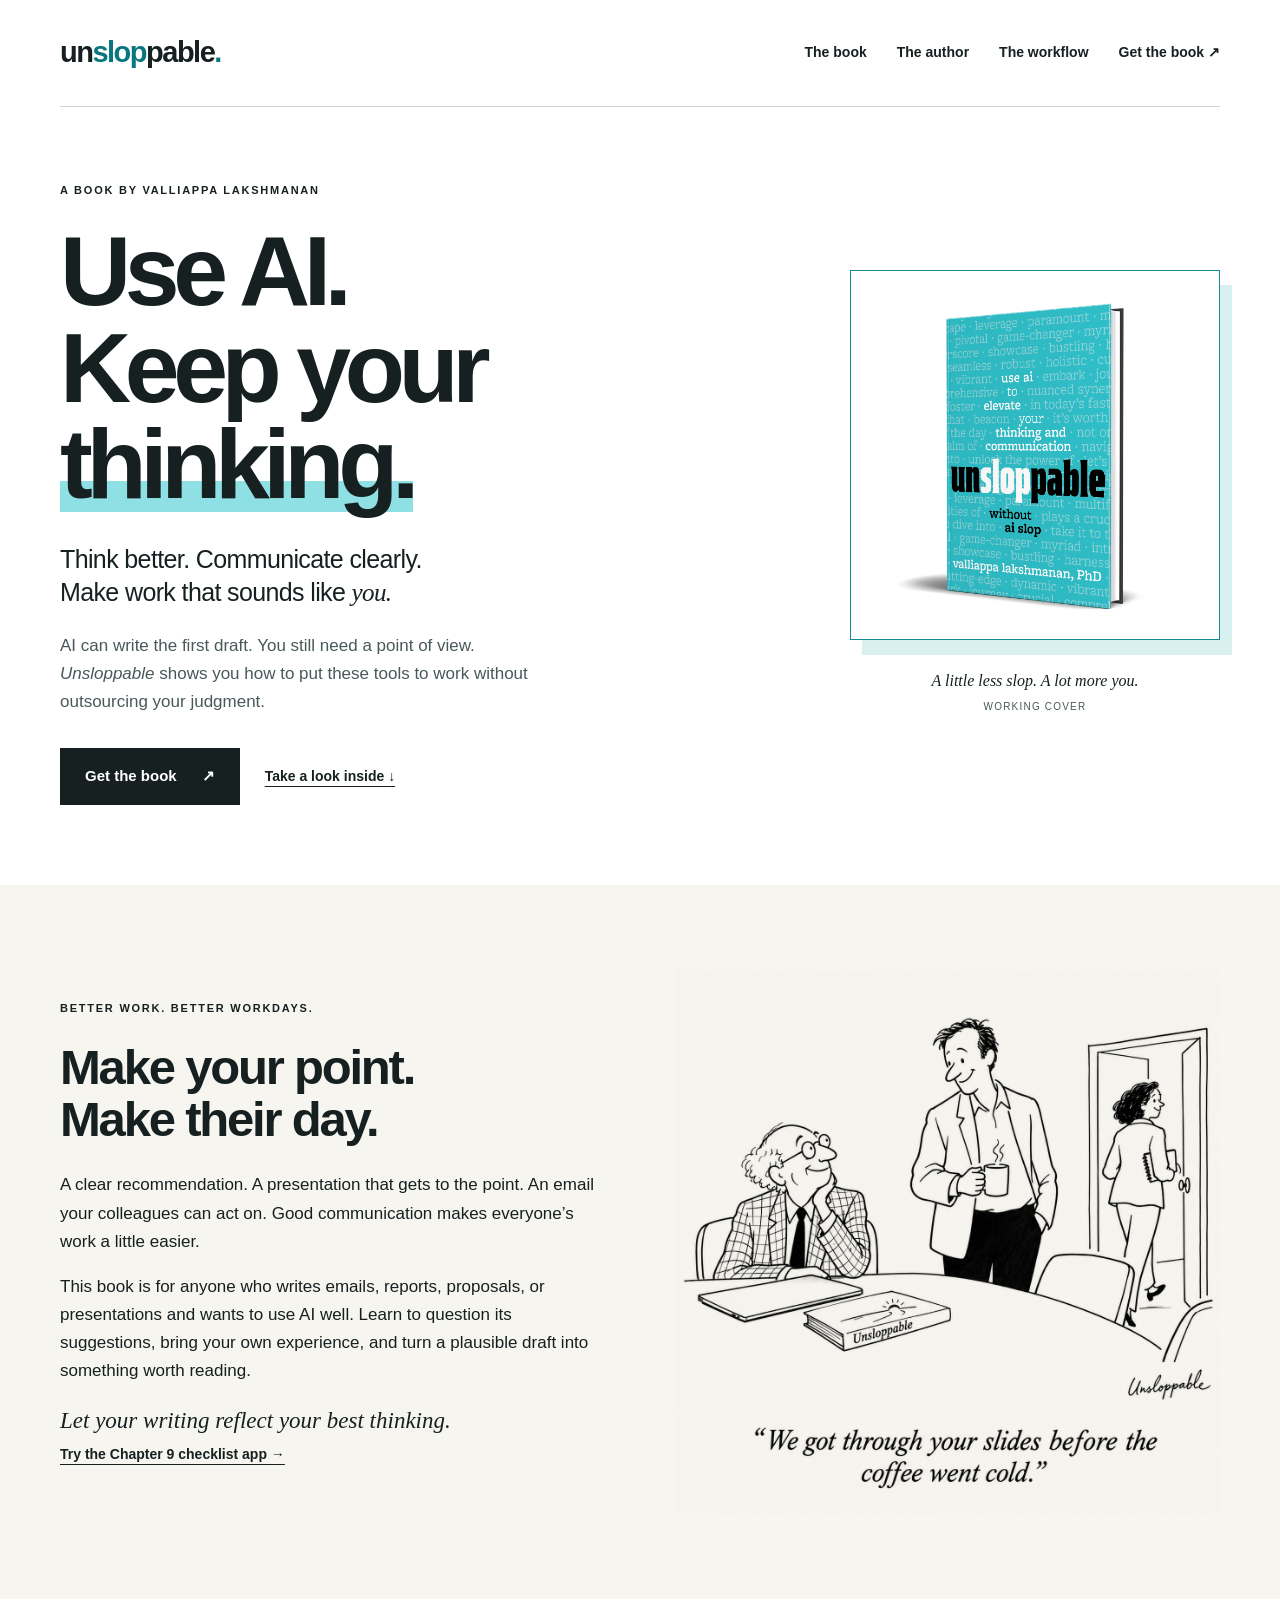
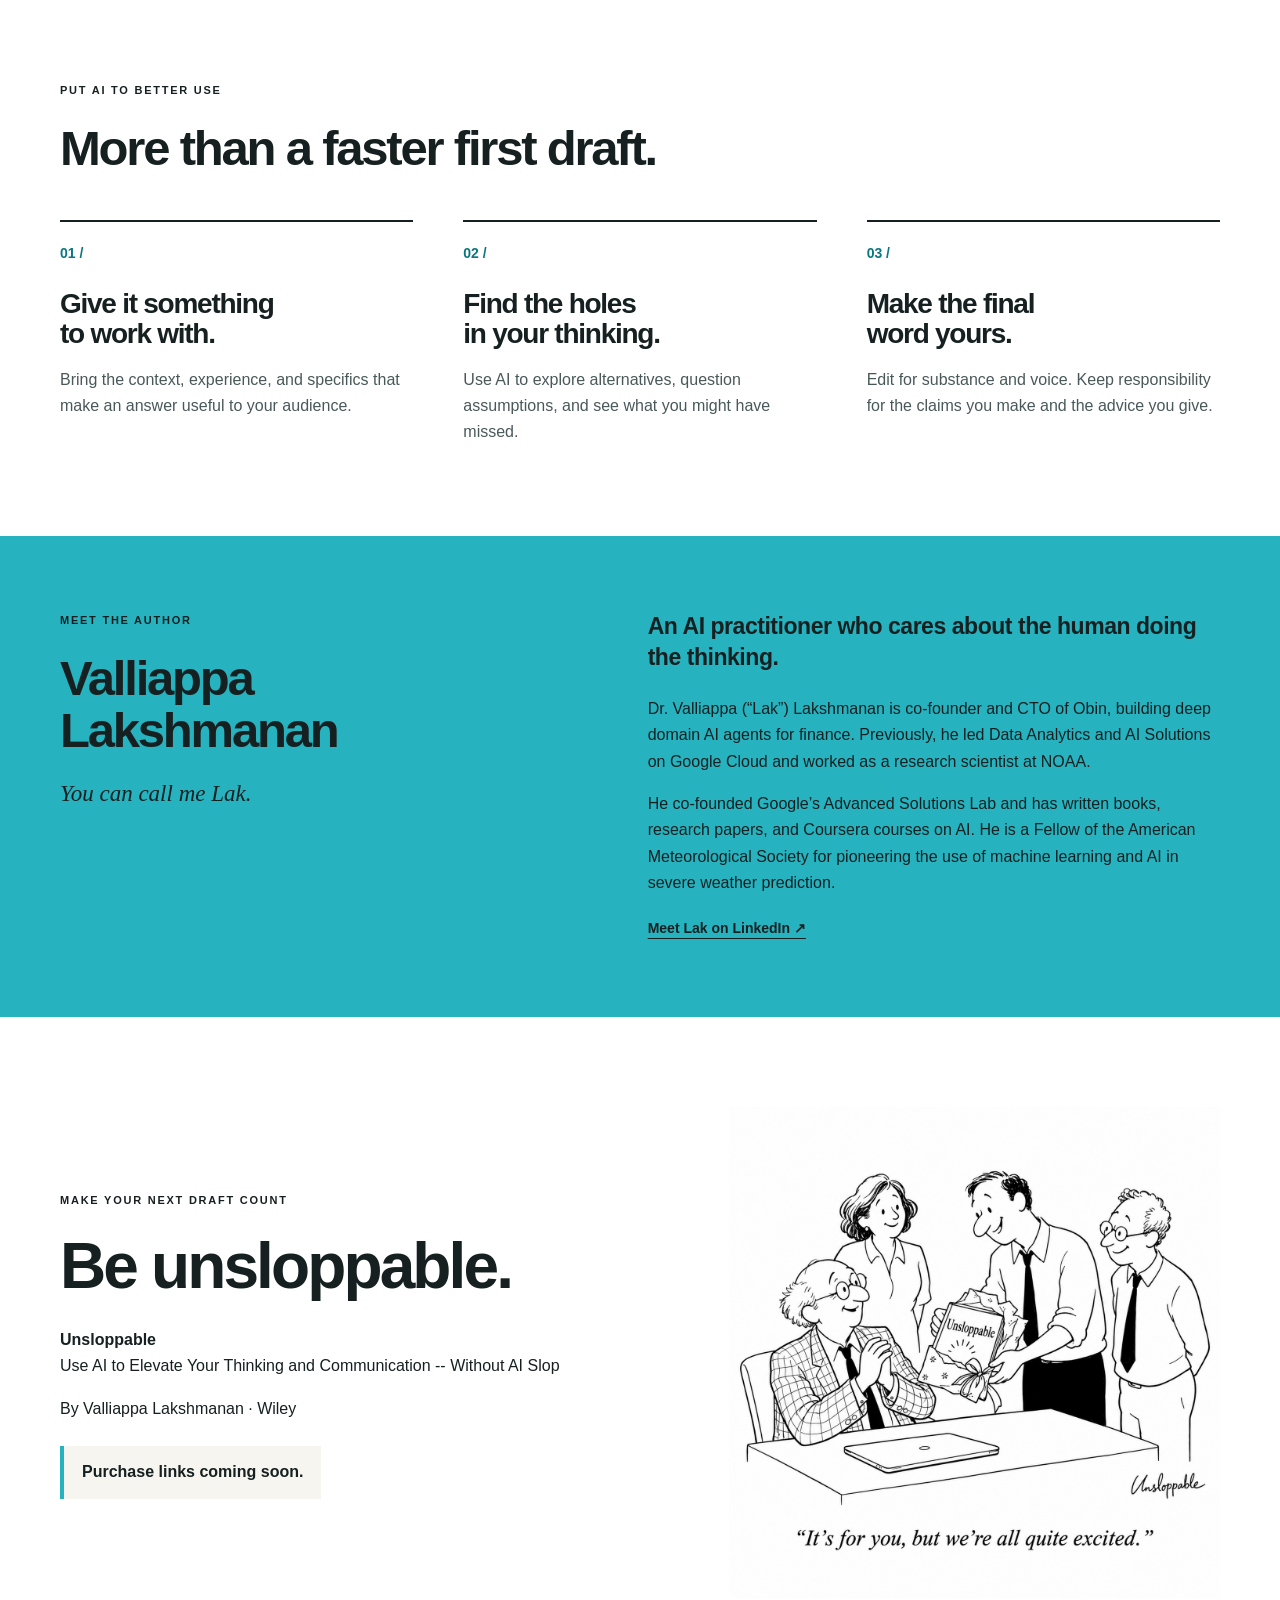
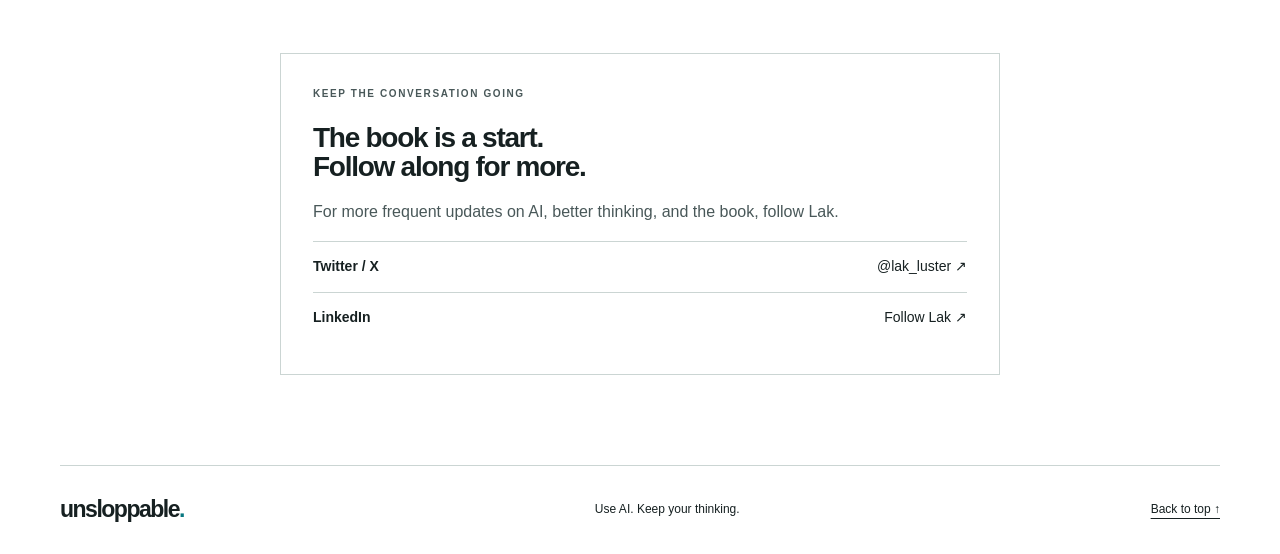
<file: docs/index.html>
<!doctype html>
<html lang="en">
<head>
  <meta charset="utf-8">
  <meta name="viewport" content="width=device-width, initial-scale=1">
  <title>Unsloppable — Use AI. Keep your thinking.</title>
  <meta name="description" content="Use AI to think better and communicate clearly, without AI slop. Unsloppable, a book by Valliappa (Lak) Lakshmanan.">
  <link rel="canonical" href="https://unsloppable-book.com/">
  <meta property="og:type" content="website">
  <meta property="og:title" content="Unsloppable — Use AI. Keep your thinking.">
  <meta property="og:description" content="A practical guide to making AI-assisted work reflect your best thinking. By Valliappa (Lak) Lakshmanan.">
  <meta property="og:url" content="https://unsloppable-book.com/">
  <meta property="og:image" content="https://unsloppable-book.com/assets/book-cover.png">
  <meta name="twitter:card" content="summary_large_image">
  <meta name="twitter:creator" content="@lak_luster">
  <meta name="theme-color" content="#26b3bf">
  <link rel="icon" href="assets/favicon.svg" type="image/svg+xml">
  <link rel="stylesheet" href="styles.css">
</head>
<body>
<a class="skip-link" href="#main">Skip to content</a>
<header class="wrap masthead">
  <a class="wordmark" href="#" aria-label="Unsloppable home">un<span>slop</span>pable<span class="dot">.</span></a>
  <nav aria-label="Main navigation"><a href="#inside">The book</a><a href="#author">The author</a><a href="workflow/">The workflow</a><a href="#get-book">Get the book <span aria-hidden="true">↗</span></a></nav>
</header>
<main id="main">
  <section class="wrap hero" aria-labelledby="hero-title">
    <div class="hero-copy">
      <p class="eyebrow">A book by Valliappa Lakshmanan</p>
      <h1 id="hero-title">Use AI.<br>Keep your<br><span class="highlight">thinking.</span></h1>
      <p class="dek">Think better. Communicate clearly.<br>Make work that sounds like <em>you.</em></p>
      <p class="intro">AI can write the first draft. You still need a point of view. <cite>Unsloppable</cite> shows you how to put these tools to work without outsourcing your judgment.</p>
      <div class="actions"><a class="button" href="#get-book">Get the book <span aria-hidden="true">↗</span></a><a class="text-link" href="#inside">Take a look inside <span aria-hidden="true">↓</span></a></div>
    </div>
    <figure class="cover"><img src="assets/book-cover.png" width="1068" height="1473" alt="Working cover of Unsloppable by Valliappa Lakshmanan: use AI to think better and communicate clearly without AI slop."><figcaption>A little less slop. A lot more you.<span>Working cover</span></figcaption></figure>
  </section>
  <section class="paper" id="inside" aria-labelledby="inside-title">
    <div class="wrap story">
      <div><p class="eyebrow">Better work. Better workdays.</p><h2 id="inside-title">Make your point.<br>Make their day.</h2>
      <p>A clear recommendation. A presentation that gets to the point. An email your colleagues can act on. Good communication makes everyone’s work a little easier.</p>
      <p>This book is for anyone who writes emails, reports, proposals, or presentations and wants to use AI well. Learn to question its suggestions, bring your own experience, and turn a plausible draft into something worth reading.</p>
      <p class="pull-line">Let your writing reflect your best thinking.</p><p><a class="text-link" href="workflow/">Try the Chapter 9 checklist app →</a></p></div>
      <figure class="cartoon"><img src="assets/website-cartoon1.png" width="1024" height="1024" loading="lazy" alt="After an office meeting, a colleague holds a still-steaming coffee beside a presenter and his copy of Unsloppable. Caption: We got through your slides before the coffee went cold."></figure>
    </div>
  </section>
  <section class="wrap learn" aria-labelledby="learn-title">
    <p class="eyebrow">Put AI to better use</p><h2 id="learn-title">More than a faster first draft.</h2>
    <div class="lessons">
      <article><span class="number">01 /</span><h3>Give it something <br>to work with.</h3><p>Bring the context, experience, and specifics that make an answer useful to your audience.</p></article>
      <article><span class="number">02 /</span><h3>Find the holes <br>in your thinking.</h3><p>Use AI to explore alternatives, question assumptions, and see what you might have missed.</p></article>
      <article><span class="number">03 /</span><h3>Make the final <br>word yours.</h3><p>Edit for substance and voice. Keep responsibility for the claims you make and the advice you give.</p></article>
    </div>
  </section>
  <section class="author-band" id="author" aria-labelledby="author-title"><div class="wrap author">
    <div><p class="eyebrow">Meet the author</p><h2 id="author-title">Valliappa<br>Lakshmanan<span class="nickname">You can call me Lak.</span></h2></div>
    <div><p class="bio-lead">An AI practitioner who cares about the human doing the thinking.</p><p>Dr. Valliappa (“Lak”) Lakshmanan is co-founder and CTO of Obin, building deep domain AI agents for finance. Previously, he led Data Analytics and AI Solutions on Google Cloud and worked as a research scientist at NOAA.</p><p>He co-founded Google’s Advanced Solutions Lab and has written books, research papers, and Coursera courses on AI. He is a Fellow of the American Meteorological Society for pioneering the use of machine learning and AI in severe weather prediction.</p><a class="text-link" href="https://www.linkedin.com/in/valliappalakshmanan/">Meet Lak on LinkedIn <span aria-hidden="true">↗</span></a></div>
  </div></section>
  <section class="wrap closing" id="get-book" aria-labelledby="buy-title">
    <div class="buy"><p class="eyebrow">Make your next draft count</p><h2 id="buy-title">Be unsloppable.</h2><p><strong>Unsloppable</strong><br>Use AI to Elevate Your Thinking and Communication -- Without AI Slop</p><p>By Valliappa Lakshmanan · Wiley</p>
    <!-- PURCHASE LINKS: replace the status below with real retailer links when available.
    Example: <a class="button" href="VERIFIED_RETAILER_URL">Buy at RETAILER ↗</a>
    -->
    <p class="availability">Purchase links coming soon.</p></div>
    <figure class="cartoon gift-cartoon"><img src="assets/website-cartoon2.png" width="1024" height="1024" loading="lazy" alt="Colleagues give a pleasantly surprised coworker a partly gift-wrapped copy of Unsloppable. Caption: It’s for you, but we’re all quite excited."></figure>
    <aside class="follow" aria-labelledby="follow-title"><p class="eyebrow">Keep the conversation going</p><h3 id="follow-title">The book is a start.<br>Follow along for more.</h3><p>For more frequent updates on AI, better thinking, and the book, follow Lak.</p><a href="https://twitter.com/lak_luster">Twitter / X <span>@lak_luster ↗</span></a><a href="https://www.linkedin.com/in/valliappalakshmanan/">LinkedIn <span>Follow Lak ↗</span></a></aside>
  </section>
</main>
<footer class="wrap"><a class="wordmark" href="#">unsloppable<span class="dot">.</span></a><p>Use AI. Keep your thinking.</p><a href="#main">Back to top ↑</a></footer>
</body>
</html>
</file>
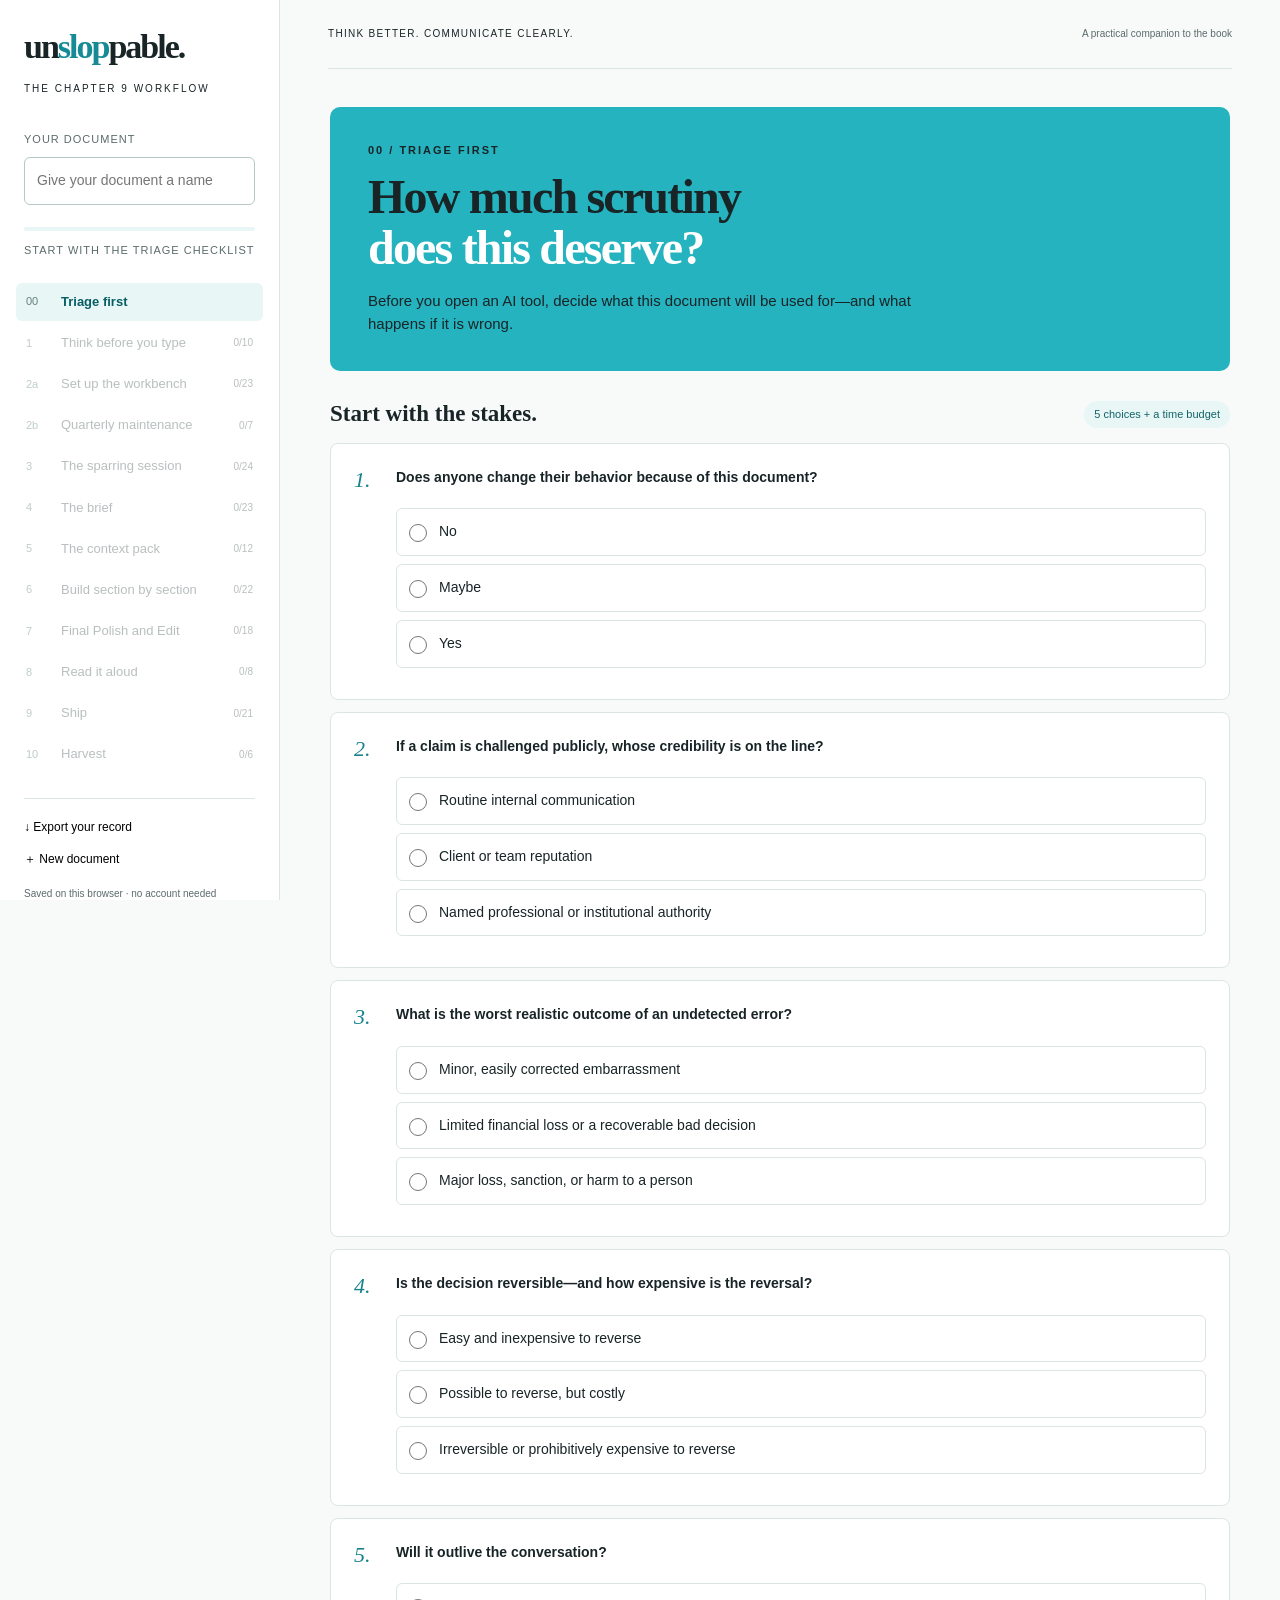
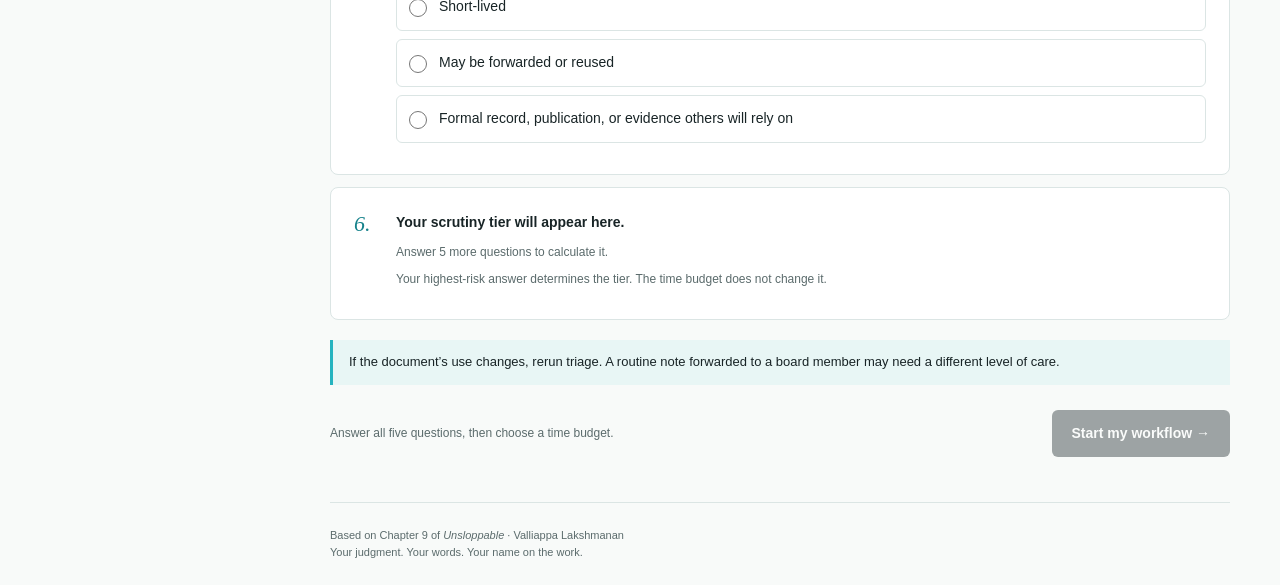
<file: docs/workflow/index.html>
<!doctype html><html lang="en"><head><meta charset="utf-8"><meta name="viewport" content="width=device-width,initial-scale=1"><meta name="theme-color" content="#25b3bf"><link rel="canonical" href="https://unsloppable-book.com/workflow/"><meta name="description" content="The Unsloppable Chapter 9 checklist app: triage, review, verify, and sign off on your AI-assisted work."><link rel="icon" href="../assets/favicon.svg" type="image/svg+xml"><title>Unsloppable — The Workflow</title><link rel="stylesheet" href="style.css?v=5-release1"></head><body><aside><a class="brand" href="../">un<span>slop</span>pable<span class="dot">.</span></a><p class="edition">THE CHAPTER 9 WORKFLOW</p><label class="small" for="project">YOUR DOCUMENT</label><input id="project" placeholder="Give your document a name"><div class="meter"><i id="meter"></i></div><p id="progress" class="small"></p><nav id="nav" aria-label="Workflow checklists"></nav><div class="side-bottom"><button id="export">↓ Export your record</button><button id="fresh">＋ New document</button><p id="save-status">Saved on this browser · no account needed</p></div></aside><main><header><span>THINK BETTER. COMMUNICATE CLEARLY.</span><span class="chapter">A practical companion to the book</span></header><div id="view"></div><footer>Based on Chapter 9 of <em>Unsloppable</em> · Valliappa Lakshmanan<br>Your judgment. Your words. Your name on the work.</footer></main><script src="data.js?v=5-release1"></script><script src="triage.js?v=5-release1"></script><script src="checklist-state.js?v=5-release1"></script><script src="app.js?v=5-release1"></script></body></html>
</file>
<file: docs/styles.css>
:root {
  --ink:#162021;
  --teal:#26b3bf;
  --paper:#f7f5ef;
  --muted:#495859;
  --line:#cbd5d3;
  --white:#fff;
  --wrap:1160px;
}
* {
  box-sizing:border-box;
}
html {
  scroll-padding-top:24px;
}
body {
  margin:0;
  background:var(--white);
  color:var(--ink);
  font-family:Arial,Helvetica,sans-serif;
  font-size:18px;
  line-height:1.65;
}
a {
  color:inherit;
  text-underline-offset:5px;
}
a:hover {
  text-decoration-thickness:2px;
}
a:focus-visible {
  outline:3px solid #08747d;
  outline-offset:6px;
}
img {
  display:block;
  max-width:100%;
  height:auto;
}
figure {
  margin:0;
}
h1,h2,h3,p {
  margin-top:0;
}
h1,h2,h3 {
  line-height:1.06;
  letter-spacing:-.045em;
}
h2 {
  font-size:clamp(32px,4vw,49px);
  margin-bottom:26px;
}
h3 {
  font-size:28px;
}
cite {
  font-style:italic;
}
.wrap {
  max-width:var(--wrap);
  width:calc(100% - 96px);
  margin-inline:auto;
}
.masthead {
  display:flex;
  align-items:center;
  justify-content:space-between;
  gap:24px;
  padding-block:29px;
  border-bottom:1px solid var(--line);
}
.wordmark {
  font-size:29px;
  font-weight:900;
  letter-spacing:-1.5px;
  text-decoration:none;
}
.wordmark>span:not(.dot) {
  color:#087780;
}
.dot {
  color:#087780;
}
nav {
  display:flex;
  gap:30px;
  font-size:14px;
  font-weight:700;
}
nav a {
  text-decoration:none;
}
nav a:hover {
  text-decoration:underline;
}
.hero {
  display:grid;
  grid-template-columns:1.25fr 1fr;
  gap:100px;
  align-items:center;
  padding-block:74px 80px;
}
.eyebrow {
  text-transform:uppercase;
  letter-spacing:.16em;
  font-size:11px;
  font-weight:800;
  margin-bottom:24px;
}
h1 {
  font-size:clamp(62px,7.7vw,102px);
  line-height:.98;
  letter-spacing:-.065em;
  margin-bottom:30px;
}
.highlight {
  background:linear-gradient(transparent 65%,#8ee0e4 65%,#8ee0e4 94%,transparent 94%);
}
.dek {
  font-size:25px;
  line-height:1.35;
  letter-spacing:-.025em;
  margin-bottom:22px;
}
.dek em {
  font-family:Georgia,serif;
}
.intro {
  max-width:490px;
  font-size:17px;
  color:var(--muted);
}
.actions {
  display:flex;
  align-items:center;
  flex-wrap:wrap;
  gap:25px;
  margin-top:32px;
}
.button {
  display:inline-flex;
  align-items:center;
  justify-content:center;
  gap:25px;
  background:var(--ink);
  color:#fff;
  padding:14px 23px;
  text-decoration:none;
  font-size:15px;
  font-weight:700;
  border:2px solid var(--ink);
}
.button:hover {
  background:#08747d;
  border-color:#08747d;
}
.text-link {
  font-size:14px;
  font-weight:700;
}
.cover {
  max-width:370px;
  justify-self:end;
}
.cover img {
  box-shadow:12px 15px 0 #d8f1f0;
  border:1px solid #148d96;
}
.cover figcaption {
  font-family:Georgia,serif;
  font-style:italic;
  font-size:16px;
  text-align:center;
  margin-top:28px;
}
.cover figcaption span {
  display:block;
  font-family:Arial,sans-serif;
  font-size:10px;
  letter-spacing:.12em;
  text-transform:uppercase;
  color:var(--muted);
  font-style:normal;
  margin-top:5px;
}
.paper {
  background:var(--paper);
}
.story {
  display:grid;
  grid-template-columns:1fr 1fr;
  align-items:center;
  gap:72px;
  padding-block:85px;
}
.story p:not(.eyebrow) {
  font-size:17px;
}
.story .pull-line {
  font-family:Georgia,serif;
  font-style:italic;
  font-size:23px!important;
  margin-bottom:0;
}
.cartoon img {
  mix-blend-mode:multiply;
}
.learn {
  padding-block:82px 90px;
}
.lessons {
  display:grid;
  grid-template-columns:repeat(3,1fr);
  gap:50px;
  margin-top:45px;
}
.lessons article {
  border-top:2px solid var(--ink);
  padding-top:20px;
}
.number {
  font-size:14px;
  color:#087780;
  font-weight:800;
  display:block;
  margin-bottom:24px;
}
.lessons h3 {
  margin-bottom:18px;
}
.lessons p {
  color:var(--muted);
  font-size:16px;
  margin-bottom:0;
}
.author-band {
  background:var(--teal);
}
.author {
  padding-block:75px;
  display:grid;
  grid-template-columns:1fr 1.15fr;
  gap:90px;
}
.nickname {
  display:block;
  font:italic 23px/1.5 Georgia,serif;
  letter-spacing:0;
  margin-top:20px;
}
.author p {
  font-size:16px;
}
.author .eyebrow {
  font-size:11px;
}
.author .bio-lead {
  font-size:23px;
  line-height:1.35;
  font-weight:700;
  letter-spacing:-.02em;
}
.closing {
  display:grid;
  grid-template-columns:1.2fr 1fr;
  gap:55px 80px;
  align-items:center;
  padding-block:90px;
}
.closing h2 {
  font-size:clamp(40px,5vw,65px);
}
.buy p {
  font-size:16px;
}
.buy .eyebrow {
  font-size:11px;
}
.availability {
  display:inline-block;
  background:var(--paper);
  border-left:4px solid var(--teal);
  padding:13px 18px;
  font-weight:700;
  margin-top:8px;
}
.gift-cartoon {
  width:100%;
  max-width:540px;
  justify-self:center;
}
.closing > .follow {
  grid-column:1 / -1;
  width:100%;
  max-width:720px;
  justify-self:center;
}
.follow {
  border:1px solid var(--line);
  padding:32px;
}
.follow .eyebrow {
  font-size:10px;
  margin-bottom:20px;
}
.follow h3 {
  font-size:28px;
  margin-bottom:17px;
}
.follow p {
  font-size:16px;
  color:var(--muted);
}
.follow a {
  display:flex;
  justify-content:space-between;
  gap:12px;
  font-size:14px;
  font-weight:700;
  padding-block:13px;
  border-top:1px solid var(--line);
  text-decoration:none;
}
.follow a:hover {
  text-decoration:underline;
}
.follow a span {
  font-weight:400;
}
footer {
  border-top:1px solid var(--line);
  display:flex;
  justify-content:space-between;
  align-items:center;
  gap:20px;
  padding-block:25px;
}
footer p,footer>a:last-child {
  font-size:12px;
  margin:0;
}
footer .wordmark {
  font-size:23px;
}
.skip-link {
  position:absolute;
  left:16px;
  top:-90px;
  background:white;
  padding:12px;
  z-index:10;
}
.skip-link:focus {
  top:10px;
}
@media(max-width:1000px) {
  .hero {
    gap:55px;
  }
  .story {
    gap:35px;
  }
  .author {
    gap:40px;
  }
  .closing {
    gap:45px;
  }
  .lessons {
    gap:25px;
  }
}
@media(max-width:720px) {
  .wrap {
    width:calc(100% - 40px);
  }
  .masthead {
    flex-wrap:wrap;
    gap:15px;
    padding-block:20px;
  }
  nav {
    gap:22px;
    font-size:12px;
  }
  .hero {
    grid-template-columns:1fr;
    padding-block:45px 55px;
    gap:45px;
  }
  h1 {
    font-size:clamp(64px,14vw,90px);
  }
  .hero .cover {
    justify-self:center;
    width:70%;
    max-width:310px;
  }
  .dek {
    font-size:23px;
  }
  .story,.author,.closing {
    grid-template-columns:1fr;
    gap:36px;
    padding-block:55px;
  }
  .story .cartoon {
    max-width:440px;
    justify-self:center;
  }
  .learn {
    padding-block:55px;
  }
  .lessons {
    grid-template-columns:1fr;
    gap:30px;
    margin-top:30px;
  }
  .lessons h3 br {
    display:none;
  }
  .number {
    margin-bottom:15px;
  }
  .author h2 {
    margin-bottom:0;
  }
  .closing {
    gap:25px;
  }
  .follow {
    padding:24px;
  }
  footer {
    flex-wrap:wrap;
  }
  footer p {
    display:none;
  }
}
@media(prefers-reduced-motion:reduce) {
  html {
    scroll-behavior:auto;
  }
}
</file>
<file: docs/workflow/style.css>
:root{--aqua:#25b3bf;--ink:#182426;--muted:#5b6b6c;--pale:#e8f6f5;--line:#dbe5e4}*{box-sizing:border-box}body{margin:0;color:var(--ink);background:#f8faf9;font:16px/1.55 -apple-system,BlinkMacSystemFont,"Segoe UI",sans-serif}button,input,select,textarea{font:inherit}button,a,input,textarea,select{outline-offset:4px}button{cursor:pointer}aside{position:fixed;width:280px;height:100vh;background:white;border-right:1px solid var(--line);padding:30px 24px;overflow:auto}.brand{font:900 34px/1 Georgia,serif;letter-spacing:-2px;color:var(--ink);text-decoration:none}.brand span{color:#168b95}.brand .dot{color:var(--ink)}.edition{font-size:10px;letter-spacing:2px;margin:15px 0 30px}.small{font-size:11px;letter-spacing:1px;color:var(--muted)}input,textarea,select{width:100%;padding:12px;border:1px solid #b6c8c7;background:white;border-radius:6px;color:var(--ink)}#project{margin-top:6px;font-size:14px}.meter{height:4px;background:var(--pale);margin-top:22px;border-radius:4px;overflow:hidden}.meter i{display:block;background:#158c96;height:100%;transition:width .2s}nav{display:grid;gap:3px;margin:24px -8px}nav button{border:0;background:transparent;text-align:left;border-radius:6px;padding:9px 10px;font-size:13px;color:#536061;display:flex;gap:12px;align-items:center}nav button b{font-size:11px;font-weight:500;min-width:23px;color:#638181}nav button.active{background:var(--pale);color:#075e65;font-weight:650}nav button:hover{background:#f0f6f5}nav button .count{margin-left:auto;font-size:10px}.side-bottom{border-top:1px solid var(--line);padding-top:12px}.side-bottom button{background:none;border:0;display:block;padding:7px 0;font-size:12px}.side-bottom p{font-size:10px;color:var(--muted)}main{margin-left:280px;padding:0 48px;max-width:1500px}header{display:flex;justify-content:space-between;border-bottom:1px solid var(--line);padding:26px 0;font-size:10px;letter-spacing:1.3px}.chapter{color:var(--muted);letter-spacing:0}#view{max-width:900px;margin:38px auto 0}.hero{background:var(--aqua);border-radius:10px;padding:35px 38px;position:relative;overflow:hidden}.eyebrow{font-size:11px;font-weight:700;letter-spacing:2px;margin:0 0 12px}.hero h1{font:700 48px/1.08 Georgia,serif;letter-spacing:-1.8px;margin:0 0 15px;max-width:650px}.hero p:last-child{max-width:590px;margin:0;font-size:15px}.hero .white{color:white}.intro{display:flex;justify-content:space-between;align-items:center;margin:30px 0 15px}.intro h2{font:700 23px Georgia,serif;margin:0}.badge{font-size:11px;padding:5px 10px;border-radius:30px;background:var(--pale);color:#12646b}.card{background:white;border:1px solid var(--line);border-radius:8px;padding:23px;margin-bottom:12px}.question{display:grid;grid-template-columns:30px 1fr;gap:12px}.number{font:italic 22px Georgia,serif;color:#16828b}.question label,.question .label{display:block;font-weight:600;font-size:14px;margin:1px 0 10px}.hint{font-size:12px;color:var(--muted);margin:8px 0}.choices{display:flex;gap:8px;flex-wrap:wrap}.choices button{background:white;border:1px solid var(--line);border-radius:6px;padding:9px 16px;font-size:13px}.choices button.selected{background:var(--ink);border-color:var(--ink);color:white}textarea{resize:vertical;min-height:76px;font-size:14px}.tiers{display:grid;grid-template-columns:repeat(3,1fr);gap:10px}.tier{background:white;border:1px solid var(--line);padding:17px;text-align:left;border-radius:6px}.tier strong,.tier span{display:block}.tier span{font-size:12px;color:var(--muted);margin-top:4px}.tier.selected{border:2px solid #14828b;background:var(--pale);padding:16px}.callout{border-left:3px solid var(--aqua);padding:12px 16px;background:var(--pale);font-size:13px;margin:20px 0}.actions{display:flex;justify-content:space-between;align-items:center;gap:12px;margin:25px 0}.primary,.secondary{border:0;border-radius:6px;padding:13px 20px;background:var(--ink);color:white;font-size:14px;font-weight:600}.secondary{background:white;border:1px solid var(--line);color:var(--ink)}button:disabled{opacity:.4;cursor:not-allowed}.check{display:flex;align-items:flex-start;gap:14px;padding:18px 0;border-bottom:1px solid var(--line);cursor:pointer}.check:last-child{border:0}.check input{width:20px;height:20px;flex-shrink:0;accent-color:#138893;margin:3px 0}.check span{font-size:15px}.check.done span{color:var(--muted)}.notes{margin-top:24px}.notes label{font-size:12px;font-weight:600;display:block;margin-bottom:8px}footer{max-width:900px;margin:45px auto 0;padding:24px 0;border-top:1px solid var(--line);font-size:11px;color:var(--muted)}.section-tools{display:flex;gap:8px;margin-top:20px}.section-tools select{flex:1}.section-tools button{white-space:nowrap}.sign label{display:block;margin:20px 0 7px;font-weight:600;font-size:14px}.success{color:#12646b;font-weight:600}@media(min-width:1500px){main{margin-right:auto}}@media(max-width:1000px){main{padding:0 25px}.chapter{display:none}.hero h1{font-size:40px}aside{width:245px;padding:25px 18px}main{margin-left:245px}}@media(max-width:700px){aside{position:relative;width:100%;height:auto;padding:22px}main{margin:0;padding:0 18px}.edition{margin:8px 0 15px}nav{display:flex;overflow:auto;margin:14px -5px;gap:4px}nav button{flex-shrink:0}nav button .count{display:none}.side-bottom{display:flex;align-items:center;gap:20px}.side-bottom p{margin-left:auto;max-width:110px}.meter{margin-top:12px}#progress{margin:5px 0}header{padding:20px 0}#view{margin-top:20px}.hero{padding:27px 24px}.hero h1{font-size:36px}.card{padding:18px}.tiers{grid-template-columns:1fr}.tier strong,.tier span{display:inline;margin-right:10px}.question{grid-template-columns:24px 1fr}.actions{flex-wrap:wrap}}@media print{aside,header,.actions,.section-tools,footer{display:none}main{margin:0;padding:0}.hero{background:white}.hero .white{color:black}}
.triage-options,.budget-options{border:0;padding:0;margin:0;min-width:0}.triage-options legend,.budget-options legend{font-size:14px;font-weight:600;padding:0;margin-bottom:12px}.question .radio-choice{display:flex;align-items:flex-start;gap:12px;border:1px solid var(--line);border-radius:6px;padding:12px;margin:8px 0;cursor:pointer;font-weight:400}.radio-choice:has(input:checked){background:var(--pale);border-color:#14828b}.radio-choice input{width:18px;height:18px;flex-shrink:0;margin:3px 0 0;accent-color:#138893}.radio-choice span{font-size:14px}.tier-heading{font:700 27px Georgia,serif;margin:0 0 10px}.budget-options{margin-top:20px}
.check-group{border:1px solid var(--line);border-radius:8px;background:#f8fcfb;padding:4px 18px 12px;margin:4px 0 18px;min-width:0}.check-group legend{font-size:16px;font-weight:650;padding:0 8px}.check-group legend .badge{display:inline-block;margin-left:10px;font-weight:400}.check-group .check:last-child{border-bottom:0}
.loop-actions{display:flex;align-items:center;gap:16px;padding-top:16px;border-top:1px solid var(--line)}.loop-actions button{flex-shrink:0}.loop-actions .hint{margin:0}@media(max-width:700px){.loop-actions{align-items:flex-start;flex-direction:column;gap:8px}}
.signoff-pair{margin-top:20px}.signoff-pair>label:first-child{margin-top:0}.sign .check{display:flex;align-items:flex-start;font-weight:400;margin:0;padding:12px 0 18px}.signoff-pair+.signoff-pair{border-top:1px solid var(--line);padding-top:20px}
.writing-space{margin:18px 0 4px}.writing-space>label{display:block;font-size:14px;font-weight:600;margin-bottom:8px}.writing-space textarea{min-height:0;line-height:1.6}
</file>
